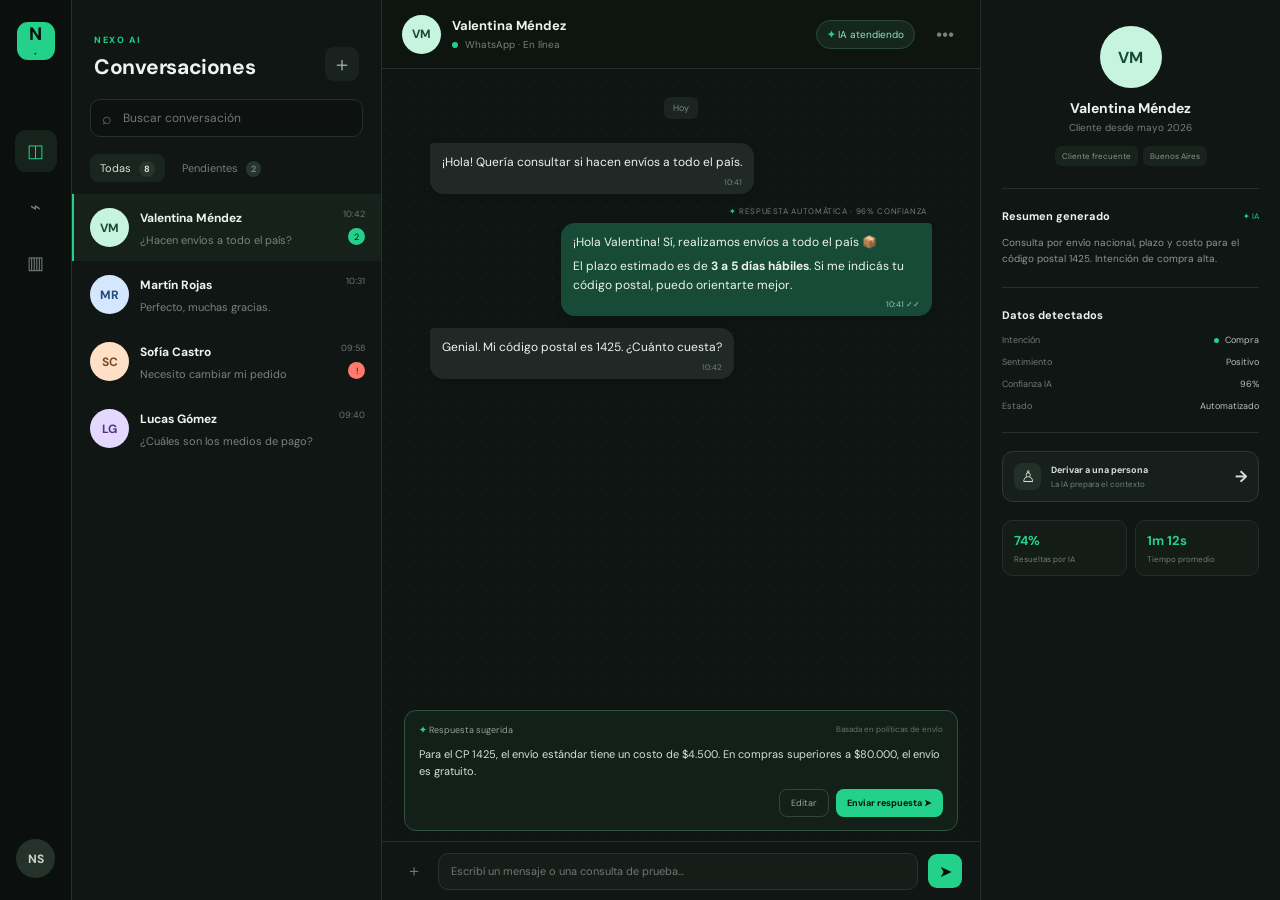
<file: index.html>
<!doctype html>
<html lang="es">
<head>
  <meta charset="utf-8">
  <meta name="viewport" content="width=device-width,initial-scale=1">
  <meta name="theme-color" content="#101513">
  <title>Nexo AI — Centro de atención</title>
  <meta name="description" content="Demo de atención inteligente y escalamiento humano para WhatsApp.">
  <link rel="preconnect" href="https://fonts.googleapis.com">
  <link rel="preconnect" href="https://fonts.gstatic.com" crossorigin>
  <link href="https://fonts.googleapis.com/css2?family=DM+Sans:wght@400;500;600;700&display=swap" rel="stylesheet">
  <link rel="stylesheet" href="styles.css">
</head>
<body>
  <div class="app-shell">
    <aside class="rail">
      <div class="logo">N<span>·</span></div>
      <nav aria-label="Navegación principal">
        <button class="rail-btn active" title="Conversaciones">◫</button>
        <button class="rail-btn" title="Automatizaciones">⌁</button>
        <button class="rail-btn" title="Analítica">▥</button>
      </nav>
      <div class="avatar avatar-small">NS</div>
    </aside>

    <aside class="inbox-panel">
      <header class="inbox-header">
        <div><span class="overline">NEXO AI</span><h1>Conversaciones</h1></div>
        <button class="icon-btn" aria-label="Nueva conversación">＋</button>
      </header>
      <label class="search-box"><span>⌕</span><input type="search" placeholder="Buscar conversación"></label>
      <div class="filters"><button class="filter active">Todas <b>8</b></button><button class="filter">Pendientes <b>2</b></button></div>

      <div class="conversation-list">
        <button class="conversation active" data-contact="valentina">
          <span class="avatar avatar-green">VM</span>
          <span class="conv-copy"><strong>Valentina Méndez</strong><small>¿Hacen envíos a todo el país?</small></span>
          <span class="conv-meta"><time>10:42</time><i>2</i></span>
        </button>
        <button class="conversation" data-contact="martin">
          <span class="avatar avatar-blue">MR</span>
          <span class="conv-copy"><strong>Martín Rojas</strong><small>Perfecto, muchas gracias.</small></span>
          <span class="conv-meta"><time>10:31</time></span>
        </button>
        <button class="conversation" data-contact="sofia">
          <span class="avatar avatar-orange">SC</span>
          <span class="conv-copy"><strong>Sofía Castro</strong><small>Necesito cambiar mi pedido</small></span>
          <span class="conv-meta"><time>09:58</time><em>!</em></span>
        </button>
        <button class="conversation" data-contact="lucas">
          <span class="avatar avatar-purple">LG</span>
          <span class="conv-copy"><strong>Lucas Gómez</strong><small>¿Cuáles son los medios de pago?</small></span>
          <span class="conv-meta"><time>09:40</time></span>
        </button>
      </div>
    </aside>

    <main class="chat-panel">
      <header class="chat-header">
        <button class="mobile-back" aria-label="Volver">←</button>
        <span class="avatar avatar-green">VM</span>
        <div class="contact-title"><strong>Valentina Méndez</strong><span><i></i> WhatsApp · En línea</span></div>
        <span id="mode-pill" class="mode-pill"><b>✦</b> IA atendiendo</span>
        <button class="more-btn" aria-label="Más opciones">•••</button>
      </header>

      <section id="chat-stream" class="chat-stream" aria-live="polite">
        <div class="day-chip">Hoy</div>
        <div class="message incoming"><p>¡Hola! Quería consultar si hacen envíos a todo el país.</p><time>10:41</time></div>
        <div class="ai-label"><span>✦</span> RESPUESTA AUTOMÁTICA · 96% CONFIANZA</div>
        <div class="message outgoing"><p>¡Hola Valentina! Sí, realizamos envíos a todo el país 📦</p><p>El plazo estimado es de <strong>3 a 5 días hábiles</strong>. Si me indicás tu código postal, puedo orientarte mejor.</p><time>10:41 ✓✓</time></div>
        <div class="message incoming"><p>Genial. Mi código postal es 1425. ¿Cuánto cuesta?</p><time>10:42</time></div>
      </section>

      <div id="typing" class="typing hidden"><span></span><span></span><span></span><small>La IA está redactando</small></div>
      <div class="suggestion-box">
        <div class="suggestion-head"><span><b>✦</b> Respuesta sugerida</span><small>Basada en políticas de envío</small></div>
        <p id="suggested-text">Para el CP 1425, el envío estándar tiene un costo de $4.500. En compras superiores a $80.000, el envío es gratuito.</p>
        <div class="suggestion-actions"><button id="edit-suggestion" class="ghost-btn">Editar</button><button id="send-suggestion" class="send-btn">Enviar respuesta <span>➤</span></button></div>
      </div>
      <form id="composer" class="composer"><button type="button" aria-label="Adjuntar">＋</button><input id="message-input" placeholder="Escribí un mensaje o una consulta de prueba…" autocomplete="off"><button class="composer-send" aria-label="Enviar">➤</button></form>
    </main>

    <aside class="insight-panel">
      <section class="customer-card">
        <span class="avatar avatar-green avatar-large">VM</span><h2>Valentina Méndez</h2><p>Cliente desde mayo 2026</p>
        <div class="customer-tags"><span>Cliente frecuente</span><span>Buenos Aires</span></div>
      </section>
      <section class="insight-section">
        <div class="section-title"><h3>Resumen generado</h3><span>✦ IA</span></div>
        <p id="summary-text">Consulta por envío nacional, plazo y costo para el código postal 1425. Intención de compra alta.</p>
      </section>
      <section class="insight-section">
        <div class="section-title"><h3>Datos detectados</h3></div>
        <dl><div><dt>Intención</dt><dd><span class="intent-dot"></span> Compra</dd></div><div><dt>Sentimiento</dt><dd>Positivo</dd></div><div><dt>Confianza IA</dt><dd>96%</dd></div><div><dt>Estado</dt><dd id="status-text">Automatizado</dd></div></dl>
      </section>
      <button id="escalate-btn" class="escalate-btn"><span>♙</span><div><strong>Derivar a una persona</strong><small>La IA prepara el contexto</small></div><b>→</b></button>
      <section class="metrics-mini"><div><strong>74%</strong><span>Resueltas por IA</span></div><div><strong>1m 12s</strong><span>Tiempo promedio</span></div></section>
    </aside>
  </div>

  <div id="toast" class="toast" role="status"></div>
  <script src="app.js"></script>
</body>
</html>
</file>
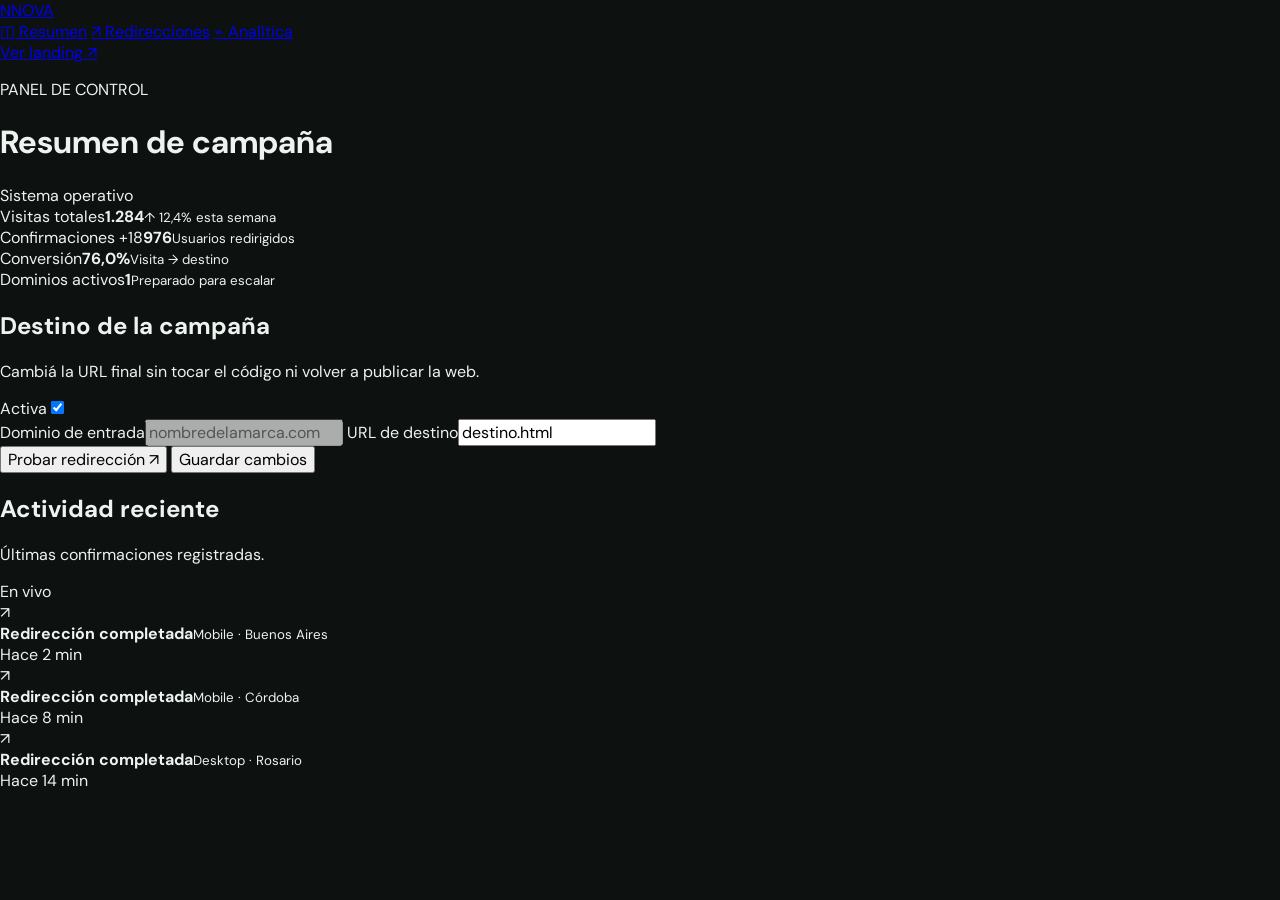
<file: admin.html>
<!doctype html>
<html lang="es">
<head>
  <meta charset="utf-8">
  <meta name="viewport" content="width=device-width,initial-scale=1">
  <meta name="theme-color" content="#0d0e12">
  <title>NOVA — Panel de redirecciones</title>
  <link rel="preconnect" href="https://fonts.googleapis.com">
  <link rel="preconnect" href="https://fonts.gstatic.com" crossorigin>
  <link href="https://fonts.googleapis.com/css2?family=DM+Sans:wght@400;500;600&family=Manrope:wght@500;600;700&display=swap" rel="stylesheet">
  <link rel="stylesheet" href="styles.css">
</head>
<body class="admin-page">
  <aside class="sidebar">
    <a class="brand" href="index.html"><span class="brand-mark">N</span><span>NOVA</span></a>
    <nav>
      <a class="nav-item active" href="#"><span>◫</span> Resumen</a>
      <a class="nav-item" href="#campaign"><span>↗</span> Redirecciones</a>
      <a class="nav-item" href="#analytics"><span>⌁</span> Analítica</a>
    </nav>
    <a class="view-site" href="index.html">Ver landing <span>↗</span></a>
  </aside>

  <main class="dashboard">
    <header class="dash-header">
      <div><p class="eyebrow">PANEL DE CONTROL</p><h1>Resumen de campaña</h1></div>
      <span class="secure-pill"><span class="status-dot"></span> Sistema operativo</span>
    </header>

    <section id="analytics" class="stats-grid">
      <article class="stat-card"><span>Visitas totales</span><strong id="stat-visits">1.284</strong><small>↑ 12,4% esta semana</small></article>
      <article class="stat-card"><span>Confirmaciones +18</span><strong id="stat-clicks">976</strong><small>Usuarios redirigidos</small></article>
      <article class="stat-card"><span>Conversión</span><strong id="stat-rate">76,0%</strong><small>Visita → destino</small></article>
      <article class="stat-card"><span>Dominios activos</span><strong>1</strong><small>Preparado para escalar</small></article>
    </section>

    <section id="campaign" class="panel-card">
      <div class="panel-heading">
        <div><h2>Destino de la campaña</h2><p>Cambiá la URL final sin tocar el código ni volver a publicar la web.</p></div>
        <label class="switch-label"><span id="switch-text">Activa</span><input id="campaign-active" type="checkbox" checked><span class="switch"></span></label>
      </div>

      <form id="redirect-form">
        <label>Dominio de entrada<input value="nombredelamarca.com" disabled></label>
        <label>URL de destino<input id="destination-url" type="url" value="destino.html" required></label>
        <div class="form-actions">
          <button class="secondary-btn" type="button" id="test-btn">Probar redirección ↗</button>
          <button class="primary-btn compact" type="submit">Guardar cambios</button>
        </div>
      </form>
      <div id="save-toast" class="toast" role="status">✓ Configuración guardada correctamente</div>
    </section>

    <section class="panel-card activity-card">
      <div class="panel-heading"><div><h2>Actividad reciente</h2><p>Últimas confirmaciones registradas.</p></div><span class="live-label"><span class="status-dot"></span> En vivo</span></div>
      <div class="activity-row"><span class="activity-icon">↗</span><div><strong>Redirección completada</strong><small>Mobile · Buenos Aires</small></div><time>Hace 2 min</time></div>
      <div class="activity-row"><span class="activity-icon">↗</span><div><strong>Redirección completada</strong><small>Mobile · Córdoba</small></div><time>Hace 8 min</time></div>
      <div class="activity-row"><span class="activity-icon">↗</span><div><strong>Redirección completada</strong><small>Desktop · Rosario</small></div><time>Hace 14 min</time></div>
    </section>
  </main>
  <script src="app.js"></script>
</body>
</html>
</file>
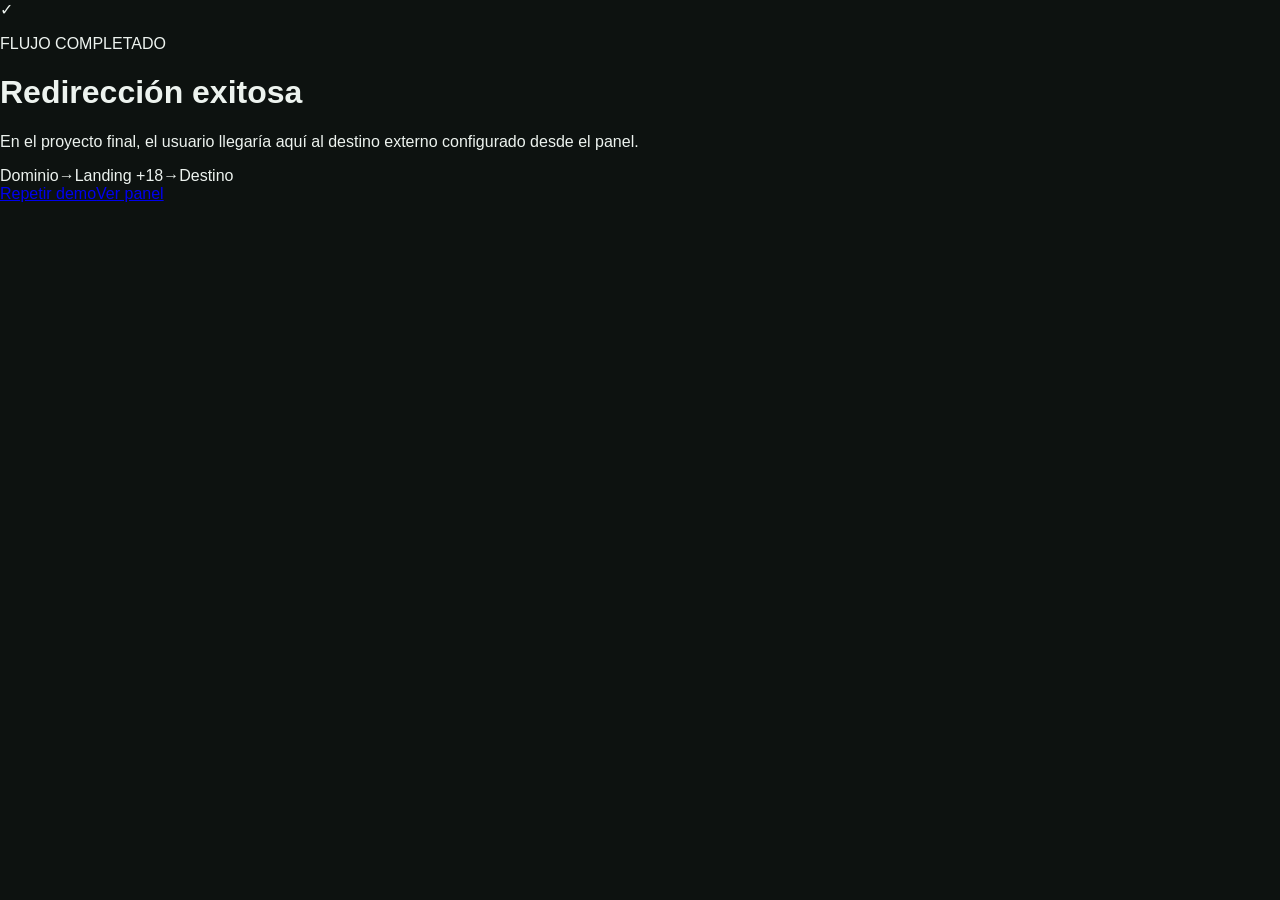
<file: destino.html>
<!doctype html>
<html lang="es">
<head><meta charset="utf-8"><meta name="viewport" content="width=device-width,initial-scale=1"><title>Redirección completada</title><link rel="stylesheet" href="styles.css"></head>
<body class="success-page">
  <main class="success-card">
    <span class="success-icon">✓</span>
    <p class="eyebrow">FLUJO COMPLETADO</p>
    <h1>Redirección exitosa</h1>
    <p>En el proyecto final, el usuario llegaría aquí al destino externo configurado desde el panel.</p>
    <div class="flow-strip"><span>Dominio</span><b>→</b><span>Landing +18</span><b>→</b><span class="flow-active">Destino</span></div>
    <div class="success-actions"><a class="secondary-btn" href="index.html">Repetir demo</a><a class="primary-btn compact" href="admin.html">Ver panel</a></div>
  </main>
</body>
</html>
</file>
<file: styles.css>
:root{--bg:#0d1210;--rail:#0b100e;--panel:#111714;--panel-2:#151c18;--line:#26302b;--text:#edf3ef;--muted:#849089;--green:#23d18b;--green-soft:#193e31;--bubble:#1b2822;--incoming:#202925;--radius:16px}*{box-sizing:border-box}html,body{margin:0;height:100%;font-family:'DM Sans',sans-serif;background:var(--bg);color:var(--text)}button,input{font:inherit}.app-shell{height:100vh;display:grid;grid-template-columns:72px 310px minmax(420px,1fr) 300px;overflow:hidden}.rail{background:var(--rail);border-right:1px solid var(--line);display:flex;align-items:center;flex-direction:column;padding:22px 0}.logo{width:38px;height:38px;border-radius:11px;display:grid;place-items:center;background:var(--green);color:#08110d;font-weight:800;font-size:18px}.logo span{font-size:10px}.rail nav{display:grid;gap:14px;margin-top:70px}.rail-btn,.icon-btn,.more-btn,.mobile-back{border:0;background:none;color:#76827b;cursor:pointer}.rail-btn{width:42px;height:42px;border-radius:11px;font-size:18px}.rail-btn.active{background:#18221d;color:var(--green)}.avatar{width:39px;height:39px;border-radius:50%;display:grid;place-items:center;font-size:12px;font-weight:700;flex:0 0 auto}.avatar-small{margin-top:auto;background:#25322c;color:#cad3ce}.avatar-green{background:#c7f4df;color:#164a37}.avatar-blue{background:#d5e7ff;color:#234a79}.avatar-orange{background:#ffe0c6;color:#7a4822}.avatar-purple{background:#e4d8ff;color:#52347f}.avatar-large{width:62px;height:62px;font-size:16px}.inbox-panel{background:#101613;border-right:1px solid var(--line);overflow-y:auto}.inbox-header{display:flex;align-items:flex-end;justify-content:space-between;padding:27px 22px 18px}.overline{font-size:9px;color:var(--green);letter-spacing:.18em;font-weight:700}.inbox-header h1{font-size:21px;margin:5px 0 0;letter-spacing:-.02em}.icon-btn{width:34px;height:34px;border-radius:9px;background:#19221e;color:#a7b1ab;font-size:20px}.search-box{height:38px;margin:0 18px;display:flex;align-items:center;gap:9px;border:1px solid #26312b;background:#0d1210;border-radius:10px;padding:0 11px;color:#67736c}.search-box input{border:0;outline:0;background:transparent;color:var(--text);width:100%;font-size:12px}.filters{display:flex;gap:7px;padding:17px 18px 12px}.filter{background:none;border:0;color:#727e77;font-size:11px;padding:7px 10px;border-radius:8px;cursor:pointer}.filter.active{background:#1b2520;color:#d8e0dc}.filter b{margin-left:5px;font-size:9px;background:#28342e;border-radius:99px;padding:2px 5px}.conversation{border:0;border-left:2px solid transparent;background:none;color:inherit;width:100%;display:grid;grid-template-columns:39px 1fr auto;gap:11px;padding:14px 16px;text-align:left;cursor:pointer}.conversation:hover{background:#141c18}.conversation.active{background:#17211c;border-left-color:var(--green)}.conv-copy{min-width:0}.conv-copy strong,.conv-copy small{display:block;white-space:nowrap;overflow:hidden;text-overflow:ellipsis}.conv-copy strong{font-size:12px;margin:2px 0 7px}.conv-copy small{font-size:11px;color:#78847d}.conv-meta{text-align:right;display:grid;justify-items:end;align-content:start;gap:8px}.conv-meta time{font-size:9px;color:#69756e}.conv-meta i,.conv-meta em{width:17px;height:17px;border-radius:50%;display:grid;place-items:center;font-size:9px;font-style:normal}.conv-meta i{background:var(--green);color:#07120d}.conv-meta em{background:#ff796f;color:#1b0a08}.chat-panel{position:relative;display:grid;grid-template-rows:69px 1fr auto auto;min-width:0;background-color:#0e1512;background-image:radial-gradient(rgba(255,255,255,.025) 1px,transparent 1px);background-size:18px 18px}.chat-header{border-bottom:1px solid var(--line);display:flex;align-items:center;padding:0 20px;gap:11px;background:rgba(15,21,18,.92)}.contact-title{min-width:0}.contact-title strong,.contact-title span{display:block}.contact-title strong{font-size:13px;margin-bottom:4px}.contact-title span{font-size:10px;color:#748078}.contact-title i{display:inline-block;width:6px;height:6px;border-radius:50%;background:var(--green);margin-right:4px}.mode-pill{margin-left:auto;border:1px solid #2b493b;color:#8ee5bd;background:#14261e;padding:7px 10px;border-radius:999px;font-size:10px;white-space:nowrap}.mode-pill b{color:var(--green)}.mode-pill.human{color:#d8e8ff;border-color:#34485e;background:#18232e}.mode-pill.human b{color:#6eb5ff}.more-btn{font-weight:700;margin-left:4px}.mobile-back{display:none}.chat-stream{padding:28px clamp(20px,4vw,48px) 18px;overflow-y:auto;display:flex;flex-direction:column;align-items:flex-start}.day-chip{align-self:center;font-size:9px;color:#7a867f;background:#1b2420;padding:5px 9px;border-radius:6px;margin-bottom:24px}.message{max-width:74%;padding:10px 12px 7px;border-radius:14px;margin-bottom:12px;box-shadow:0 3px 10px rgba(0,0,0,.12)}.message p{font-size:12px;line-height:1.55;margin:0 0 5px}.message p+p{margin-top:6px}.message time{display:block;text-align:right;font-size:8px;color:#77837c}.incoming{background:var(--incoming);border-top-left-radius:4px}.outgoing{background:#174b38;align-self:flex-end;border-top-right-radius:4px}.outgoing time{color:#8fcbb2}.ai-label{align-self:flex-end;color:#6f7f77;font-size:8px;letter-spacing:.08em;margin:0 5px 7px}.ai-label span{color:var(--green)}.typing{margin:0 30px 8px;display:flex;align-items:center;gap:3px;color:#78847d}.typing span{width:5px;height:5px;background:#819087;border-radius:50%;animation:pulse 1s infinite}.typing span:nth-child(2){animation-delay:.15s}.typing span:nth-child(3){animation-delay:.3s}.typing small{font-size:9px;margin-left:6px}.hidden{display:none}@keyframes pulse{50%{opacity:.25;transform:translateY(-2px)}}.suggestion-box{margin:0 22px 10px;padding:13px 14px;border:1px solid #315040;border-radius:12px;background:#132019;transition:.2s}.suggestion-box.sent{opacity:.45;pointer-events:none}.suggestion-head{display:flex;justify-content:space-between;color:#91a198;font-size:9px}.suggestion-head b{color:var(--green)}.suggestion-head small{font-size:8px;color:#66736b}.suggestion-box p{font-size:11px;line-height:1.5;color:#d5dfda;margin:10px 0}.suggestion-actions{display:flex;justify-content:flex-end;gap:7px}.ghost-btn,.send-btn{border-radius:8px;padding:7px 11px;font-size:9px;cursor:pointer}.ghost-btn{border:1px solid #36423c;background:none;color:#9aa69f}.send-btn{border:0;background:var(--green);color:#07120d;font-weight:700}.composer{height:59px;border-top:1px solid var(--line);padding:10px 18px;display:flex;align-items:center;gap:10px;background:#101613}.composer button{border:0;background:none;color:#758179;cursor:pointer}.composer input{height:37px;border:1px solid #29342e;background:#151d19;border-radius:10px;padding:0 12px;outline:0;color:var(--text);font-size:11px;flex:1}.composer input:focus{border-color:#38664f}.composer-send{width:34px!important;height:34px;border-radius:9px!important;background:var(--green)!important;color:#07120d!important}.insight-panel{background:#101613;border-left:1px solid var(--line);overflow-y:auto;padding:26px 21px}.customer-card{text-align:center;border-bottom:1px solid var(--line);padding-bottom:22px}.customer-card .avatar{margin:auto}.customer-card h2{font-size:14px;margin:11px 0 4px}.customer-card p{font-size:10px;color:#748079;margin:0}.customer-tags{display:flex;justify-content:center;gap:5px;margin-top:12px}.customer-tags span{background:#19231e;color:#89968e;border-radius:6px;padding:5px 7px;font-size:8px}.insight-section{padding:20px 0;border-bottom:1px solid var(--line)}.section-title{display:flex;align-items:center;justify-content:space-between}.section-title h3{font-size:11px;margin:0}.section-title span{font-size:8px;color:var(--green)}.insight-section>p{font-size:10px;line-height:1.6;color:#8c9891;margin:12px 0 0}.insight-section dl{margin:12px 0 0}.insight-section dl div{display:flex;justify-content:space-between;margin-top:10px;font-size:9px}.insight-section dt{color:#6f7b74}.insight-section dd{margin:0;color:#b7c1bb}.intent-dot{display:inline-block;width:5px;height:5px;border-radius:50%;background:var(--green);margin-right:4px}.escalate-btn{width:100%;display:grid;grid-template-columns:28px 1fr auto;gap:9px;align-items:center;text-align:left;margin:18px 0;border:1px solid #2c3933;background:#161f1b;color:#d7dfdb;border-radius:11px;padding:11px;cursor:pointer}.escalate-btn>span{width:27px;height:27px;border-radius:8px;background:#232f29;display:grid;place-items:center}.escalate-btn strong,.escalate-btn small{display:block}.escalate-btn strong{font-size:9px;margin-bottom:3px}.escalate-btn small{font-size:8px;color:#738078}.metrics-mini{display:grid;grid-template-columns:1fr 1fr;gap:8px}.metrics-mini div{background:#141c18;border:1px solid #242f29;border-radius:10px;padding:11px}.metrics-mini strong,.metrics-mini span{display:block}.metrics-mini strong{font-size:13px;color:var(--green);margin-bottom:5px}.metrics-mini span{font-size:8px;color:#727e77}.toast{position:fixed;left:50%;bottom:24px;z-index:10;transform:translate(-50%,20px);opacity:0;background:#edf8f2;color:#102019;padding:11px 16px;border-radius:10px;font-size:11px;font-weight:600;box-shadow:0 15px 40px rgba(0,0,0,.35);transition:.25s;pointer-events:none}.toast.show{opacity:1;transform:translate(-50%,0)}
@media(max-width:1050px){.app-shell{grid-template-columns:64px 280px 1fr}.insight-panel{display:none}}@media(max-width:730px){.app-shell{grid-template-columns:1fr}.rail,.inbox-panel{display:none}.chat-panel{height:100vh;grid-template-rows:65px 1fr auto auto}.mobile-back{display:block}.chat-header{padding:0 12px}.chat-stream{padding:20px 14px}.message{max-width:87%}.suggestion-box{margin:0 10px 8px}.suggestion-head small{display:none}.composer{padding:9px 10px}.mode-pill{font-size:0;padding:8px}.mode-pill b{font-size:12px}}
</file>
